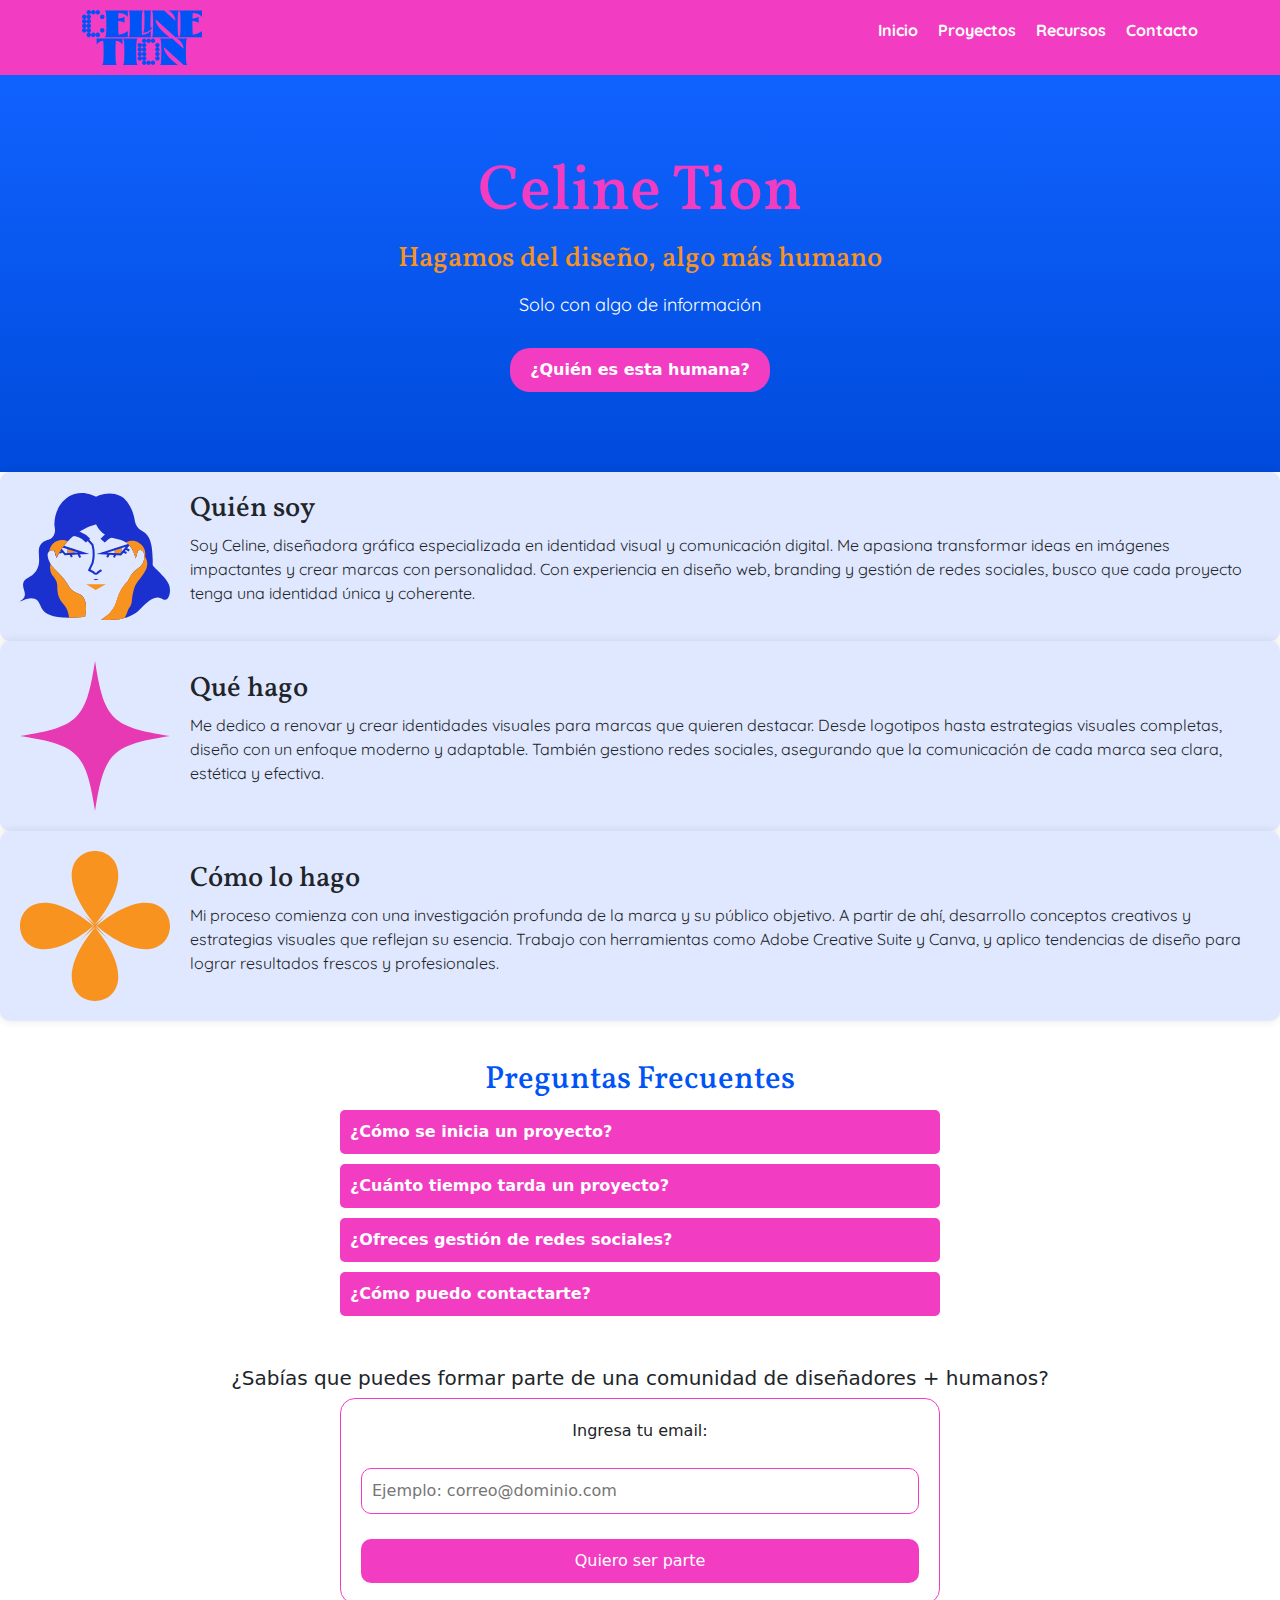
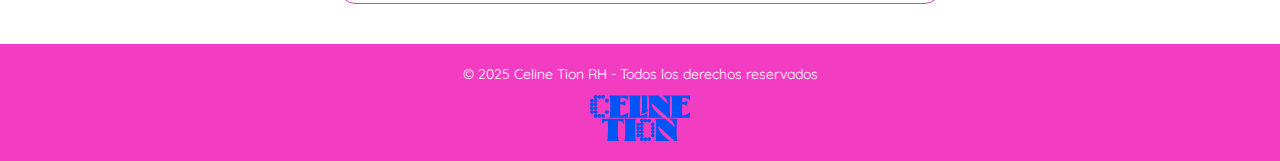
<file: index.html>
<!DOCTYPE html>
<html lang="es">
<head>
    <meta charset="UTF-8">
    <meta name="viewport" content="width=device-width, initial-scale=1.0">
    <meta name="description" content="Portafolio de Celine Tion, diseñadora gráfica especializada en identidad visual y comunicación digital.">
    <link rel="stylesheet" href="styles/style.css">
    <link rel="preconnect" href="https://fonts.googleapis.com">
<link rel="preconnect" href="https://fonts.gstatic.com" crossorigin>
<link href="https://fonts.googleapis.com/css2?family=Quicksand:wght@300..700&family=Vollkorn:ital,wght@0,400..900;1,400..900&display=swap" rel="stylesheet">

<!-- Bootstrap CSS -->
<link href="https://cdn.jsdelivr.net/npm/bootstrap@5.3.2/dist/css/bootstrap.min.css" rel="stylesheet">
<!-- Bootstrap JS (con Popper.js, necesario para algunos componentes) -->
<script src="https://cdn.jsdelivr.net/npm/bootstrap@5.3.2/dist/js/bootstrap.bundle.min.js"></script>

    <title>Inicio</title>
</head>
<body>
    <header>
        <div class="container header-container">
          <img src="./assets/logo_2.svg" alt="Isotipo Celine Tion" class="logo">
          
          <button class="hamburger" aria-label="Abrir menú" aria-expanded="false">
            <span></span>
            <span></span>
            <span></span>
          </button>
      
          <nav class="nav-menu">
            <ul class="nav-list">
              <li><a href="./index.html">Inicio</a></li>
              <li><a href="./pages/proyectos.html">Proyectos</a></li>
              <li><a href="./pages/recursos.html">Recursos</a></li>
              <li><a href="./pages/contacto.html">Contacto</a></li>
            </ul>
          </nav>
        </div>
      </header>
      

    <main>
        <section class="portada-index">
            <h1>Celine Tion</h1>
            <h2 class="subtitulo">Hagamos del diseño, algo más humano</h2>
            <p>Solo con algo de información</p>
            <button id="scroll-btn">¿Quién es esta humana?</button>
        </section>

        <section class="sobre_mi" aria-labelledby="sobre-mi">
            <h2 id="sobre-mi" class="visually-hidden">Sobre Mí</h2>
            <article class="seccion" aria-label="Quién soy">
                <img src="./assets/logo_1_1.svg" alt="Logotipo Celine Tion">
                <div class="texto">  
                    <h3 id="yo">Quién soy</h3>
                    <p>Soy Celine, diseñadora gráfica especializada en identidad visual y comunicación digital. Me apasiona transformar ideas en imágenes impactantes y crear marcas con personalidad. Con experiencia en diseño web, branding y gestión de redes sociales, busco que cada proyecto tenga una identidad única y coherente.</p>
                </div>
            </article>

            <article class="seccion" aria-label="Qué hago">
                <img src="./assets/icon_3.svg" alt="Icono estrella rosa">
                <div class="texto"> 
                    <h3>Qué hago</h3>
                    <p>Me dedico a renovar y crear identidades visuales para marcas que quieren destacar. Desde logotipos hasta estrategias visuales completas, diseño con un enfoque moderno y adaptable. También gestiono redes sociales, asegurando que la comunicación de cada marca sea clara, estética y efectiva.</p>
                </div>
            </article>

            <article class="seccion" aria-label="Cómo lo hago">
                <img src="./assets/icon_1.svg" alt="Icono flor azul">
                <div class="texto">
                    <h3>Cómo lo hago</h3>
                    <p>Mi proceso comienza con una investigación profunda de la marca y su público objetivo. A partir de ahí, desarrollo conceptos creativos y estrategias visuales que reflejan su esencia. Trabajo con herramientas como Adobe Creative Suite y Canva, y aplico tendencias de diseño para lograr resultados frescos y profesionales.</p>
                </div>
            </article>
        </section>

        <section class="faqs" aria-labelledby="faqs-heading">
            <h2 id="faqs-heading">Preguntas Frecuentes</h2>
            <div class="faq-item">
                <button class="faq-question" aria-expanded="false">¿Cómo se inicia un proyecto?</button>
                <div class="faq-answer" style="display: none;">Primero realizo una reunión para conocer las necesidades y objetivos del proyecto.</div>
            </div>
            <div class="faq-item">
                <button class="faq-question" aria-expanded="false">¿Cuánto tiempo tarda un proyecto?</button>
                <div class="faq-answer" style="display: none;">El tiempo varía según la complejidad, pero normalmente toma entre 2 y 4 semanas.</div>
            </div>
            <div class="faq-item">
                <button class="faq-question" aria-expanded="false">¿Ofreces gestión de redes sociales?</button>
                <div class="faq-answer" style="display: none;">Sí, puedo ayudarte a gestionar tus redes con una estrategia visual y de contenido coherente.</div>
            </div>
            <div class="faq-item">
                <button class="faq-question" aria-expanded="false">¿Cómo puedo contactarte?</button>
                <div class="faq-answer" style="display: none;">Puedes enviarme un correo o llenar el formulario en la página de contacto.</div>
            </div>
        </section>

        <section class="comunidad-index">
            <h5>¿Sabías que puedes formar parte de una comunidad de diseñadores + humanos?</h5>
            <form id="emailForm" action="https://formspree.io/f/xvgzjbze" method="POST">
                <label for="email">Ingresa tu email:</label>
                <input type="email" id="email" name="email" placeholder="Ejemplo: correo@dominio.com" required>
                <input type="submit" value="Quiero ser parte">
            </form>
            <p id="confirmationMessage" style="display: none; color: green; margin-top: 10px;">¡Gracias por suscribirte! Revisa tu correo.</p>
        </section>
    </main>

    <footer>
        <p>&copy; 2025 Celine Tion RH - Todos los derechos reservados</p>
        <img src="./assets/logo_2.svg" alt="Isotipo Celine Tion" class="logo">
    </footer>

    <script>
        // Desplazamiento suave al hacer clic en el botón
        document.getElementById("scroll-btn").addEventListener("click", function() {
            document.getElementById("yo").scrollIntoView({ behavior: "smooth" });
        });

        // Funcionalidad de las preguntas frecuentes (FAQs)
        document.querySelectorAll(".faq-question").forEach(button => {
            button.addEventListener("click", () => {
                const answer = button.nextElementSibling;
                const isExpanded = button.getAttribute("aria-expanded") === "true";
                button.setAttribute("aria-expanded", !isExpanded);
                answer.style.display = isExpanded ? "none" : "block";
            });
        });
    </script>


<script>
    const hamburger = document.querySelector('.hamburger');
    const navList = document.querySelector('.nav-list');
  
    hamburger.addEventListener('click', () => {
      const expanded = hamburger.getAttribute('aria-expanded') === 'true';
      hamburger.setAttribute('aria-expanded', !expanded);
      navList.classList.toggle('active');
    });
  </script>
  
</body>
</html>
</file>
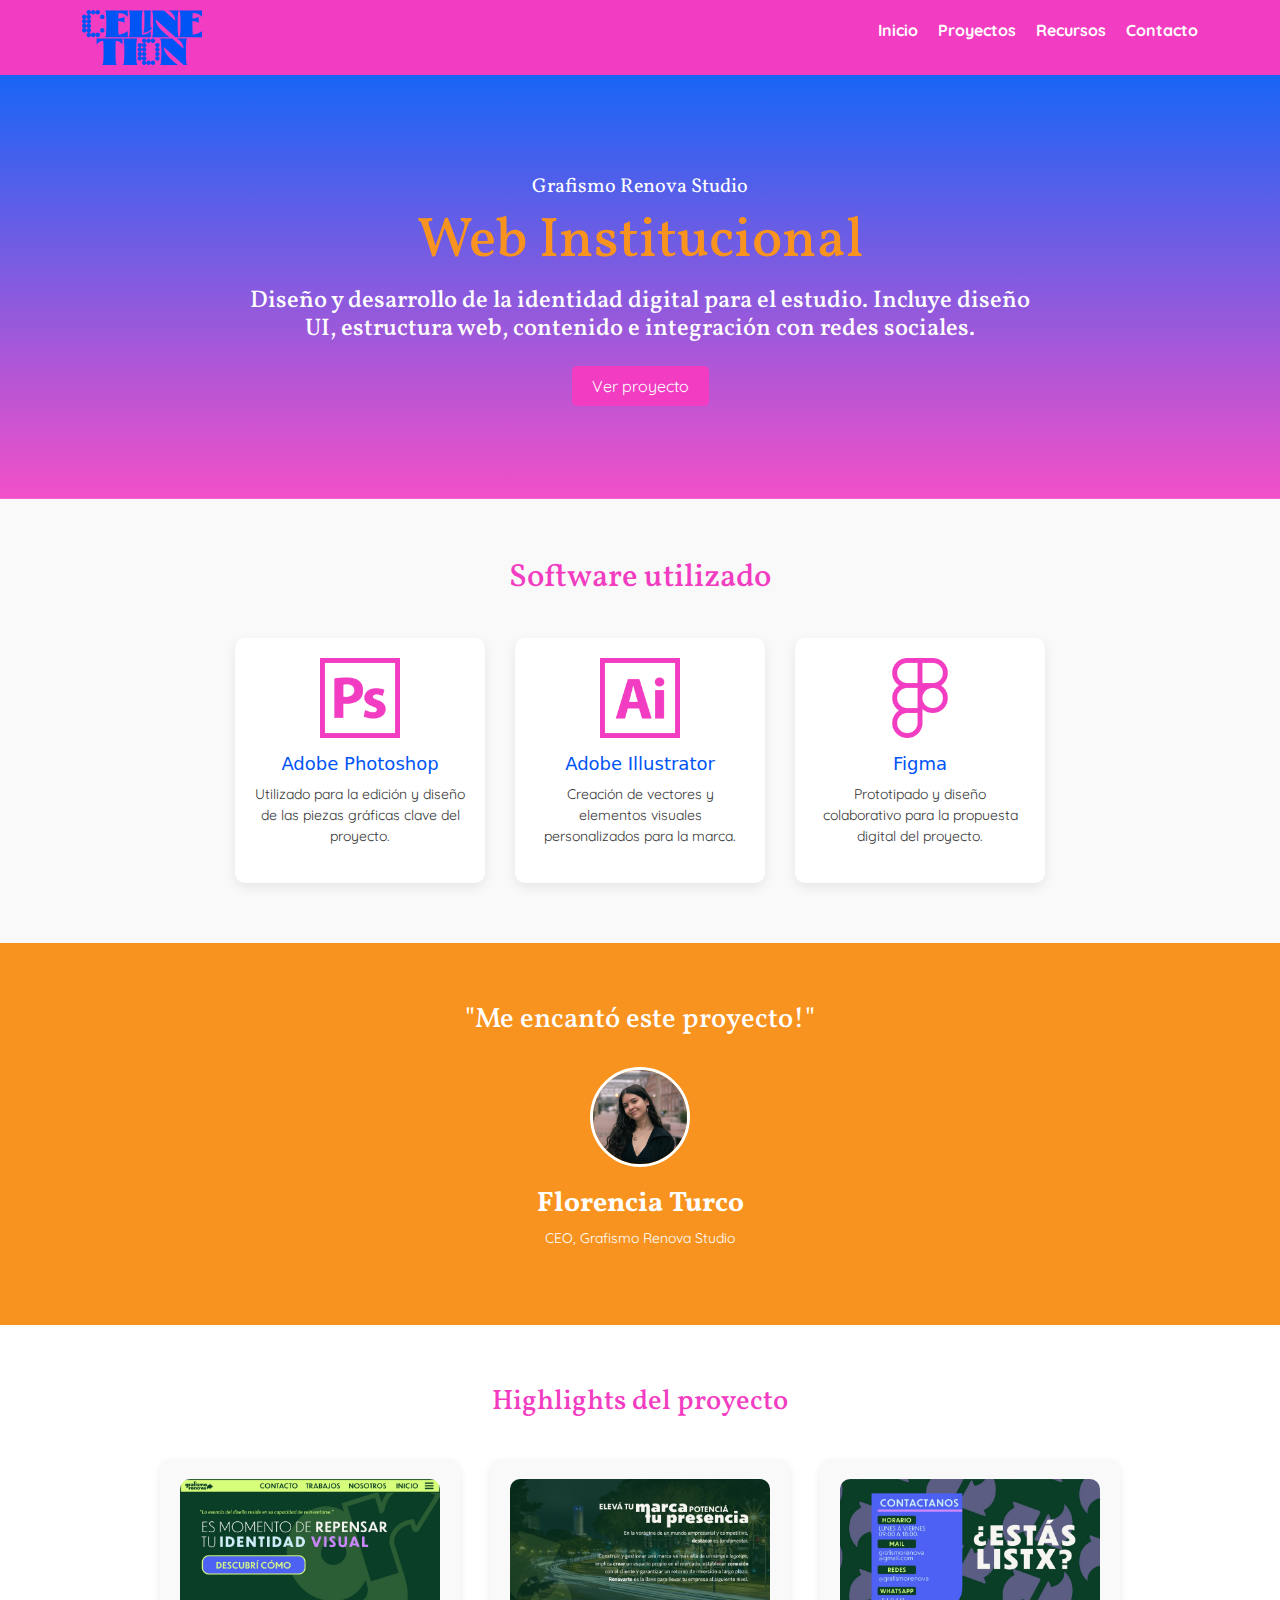
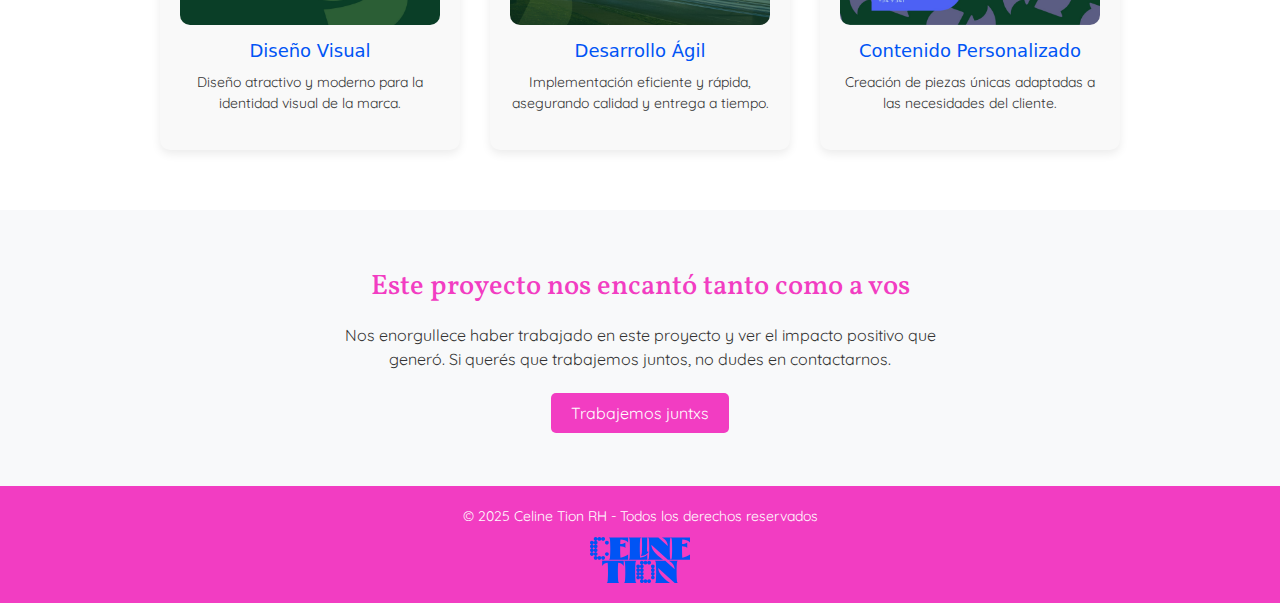
<file: pages/proyecto1.html>
<!DOCTYPE html>
<html lang="es">
<head>
    <meta charset="UTF-8">
    <meta name="viewport" content="width=device-width, initial-scale=1.0">
    <meta name="description" content="Detalles del Proyecto 1 realizado por Celine Tion. Descubre las herramientas, highlights y testimonios de este proyecto destacado.">
    <link rel="stylesheet" href="../styles/style.css">
    <link rel="preconnect" href="https://fonts.googleapis.com">
    <link rel="preconnect" href="https://fonts.gstatic.com" crossorigin>
    <link href="https://fonts.googleapis.com/css2?family=Quicksand:wght@300..700&family=Vollkorn:ital,wght@0,400..900;1,400..900&display=swap" rel="stylesheet">

    <!-- Bootstrap CSS -->
    <link href="https://cdn.jsdelivr.net/npm/bootstrap@5.3.2/dist/css/bootstrap.min.css" rel="stylesheet">
    <!-- Bootstrap JS -->
    <script src="https://cdn.jsdelivr.net/npm/bootstrap@5.3.2/dist/js/bootstrap.bundle.min.js"></script>

    <title>Proyecto 1 | Celine Tion</title>
</head>
<body>

    <header>
        <div class="container header-container">
          <img src="../assets/logo_2.svg" alt="Isotipo Celine Tion" class="logo">
          
          <button class="hamburger" aria-label="Abrir menú" aria-expanded="false">
            <span></span>
            <span></span>
            <span></span>
          </button>
      
          <nav class="nav-menu">
            <ul class="nav-list">
                <li><a href="../index.html">Inicio</a></li>
                <li><a href="./proyectos.html">Proyectos</a></li>
                <li><a href="./recursos.html">Recursos</a></li>
                <li><a href="./contacto.html">Contacto</a></li>
            </ul>
          </nav>
        </div>
      </header>
      

    <main>
    <!-- HERO DEL PROYECTO -->
    <section class="proyecto-hero">
    <div class="proyecto-hero-content">
        <h3>Grafismo Renova Studio</h3>
        <h1>Web Institucional</h1>
        <h2>Diseño y desarrollo de la identidad digital para el estudio. Incluye diseño UI, estructura web, contenido e integración con redes sociales.</h2>
        <a href="#galeria_p1" class="boton-personalizado">Ver proyecto</a>
    </div>
    </section>

        <!-- SOFTWARE UTILIZADO -->
        <section class="proyecto-software">
            <h2>Software utilizado</h2>
            <div class="proyecto-herramientas">
                <article>
                    <img src="../assets/adobe-photoshop.png" alt="Adobe Photoshop">
                    <h4>Adobe Photoshop</h4>
                    <p>Utilizado para la edición y diseño de las piezas gráficas clave del proyecto.</p>
                </article>
                <article>
                    <img src="../assets/adobe-illustrator.png" alt="Adobe Illustrator">
                    <h4>Adobe Illustrator</h4>
                    <p>Creación de vectores y elementos visuales personalizados para la marca.</p>
                </article>
                <article>
                    <img src="../assets/figma.png" alt="Figma">
                    <h4>Figma</h4>
                    <p>Prototipado y diseño colaborativo para la propuesta digital del proyecto.</p>
                </article>
            </div>
        </section>

        <!-- TESTIMONIO DEL CLIENTE -->
        <section class="proyecto-testimonio">
            <h2>"Me encantó este proyecto!"</h2>
            <figure>
                <img src="../assets/testimonio1.png" alt="Foto del cliente">
                <figcaption>
                    <h3>Florencia Turco</h3>
                    <p>CEO, Grafismo Renova Studio</p>
                </figcaption>
            </figure>
        </section>

        <!-- HIGHLIGHTS DEL PROYECTO -->
        <section class="proyecto-highlights" id="galeria_p1">
            <h2>Highlights del proyecto</h2>
            <div class="proyecto-highlights-grid">
                <article>
                    <img src="../assets/portada_proyecto1.jpg" alt="Diseño Visual" class="proyecto-highlight-img">
                    <h4>Diseño Visual</h4>
                    <p>Diseño atractivo y moderno para la identidad visual de la marca.</p>
                </article>
                <article>
                    <img src="../assets/WEB2.jpeg" alt="Desarrollo Ágil" class="proyecto-highlight-img">
                    <h4>Desarrollo Ágil</h4>
                    <p>Implementación eficiente y rápida, asegurando calidad y entrega a tiempo.</p>
                </article>
                <article>
                    <img src="../assets/WEB3.jpeg" alt="Contenido Personalizado" class="proyecto-highlight-img">
                    <h4>Contenido Personalizado</h4>
                    <p>Creación de piezas únicas adaptadas a las necesidades del cliente.</p>
                </article>
            </div>
        </section>

        <!-- CONCLUSIÓN -->
        <section class="proyecto-conclusion">
            <h2>Este proyecto nos encantó tanto como a vos</h2>
            <p>Nos enorgullece haber trabajado en este proyecto y ver el impacto positivo que generó. Si querés que trabajemos juntos, no dudes en contactarnos.</p>
            <div class="proyecto-boton-final">
                <a href="../pages/contacto.html" class="boton-personalizado">Trabajemos juntxs</a>
            </div>
        </section>
    </main>

    <footer>
        <p>&copy; 2025 Celine Tion RH - Todos los derechos reservados</p>
        <img src="../assets/logo_2.svg" alt="Isotipo Celine Tion" width="100px">
    </footer>


    <script>
        const hamburger = document.querySelector('.hamburger');
        const navList = document.querySelector('.nav-list');
      
        hamburger.addEventListener('click', () => {
          const expanded = hamburger.getAttribute('aria-expanded') === 'true';
          hamburger.setAttribute('aria-expanded', !expanded);
          navList.classList.toggle('active');
        });
      </script>
      
</body>
</html>
</file>
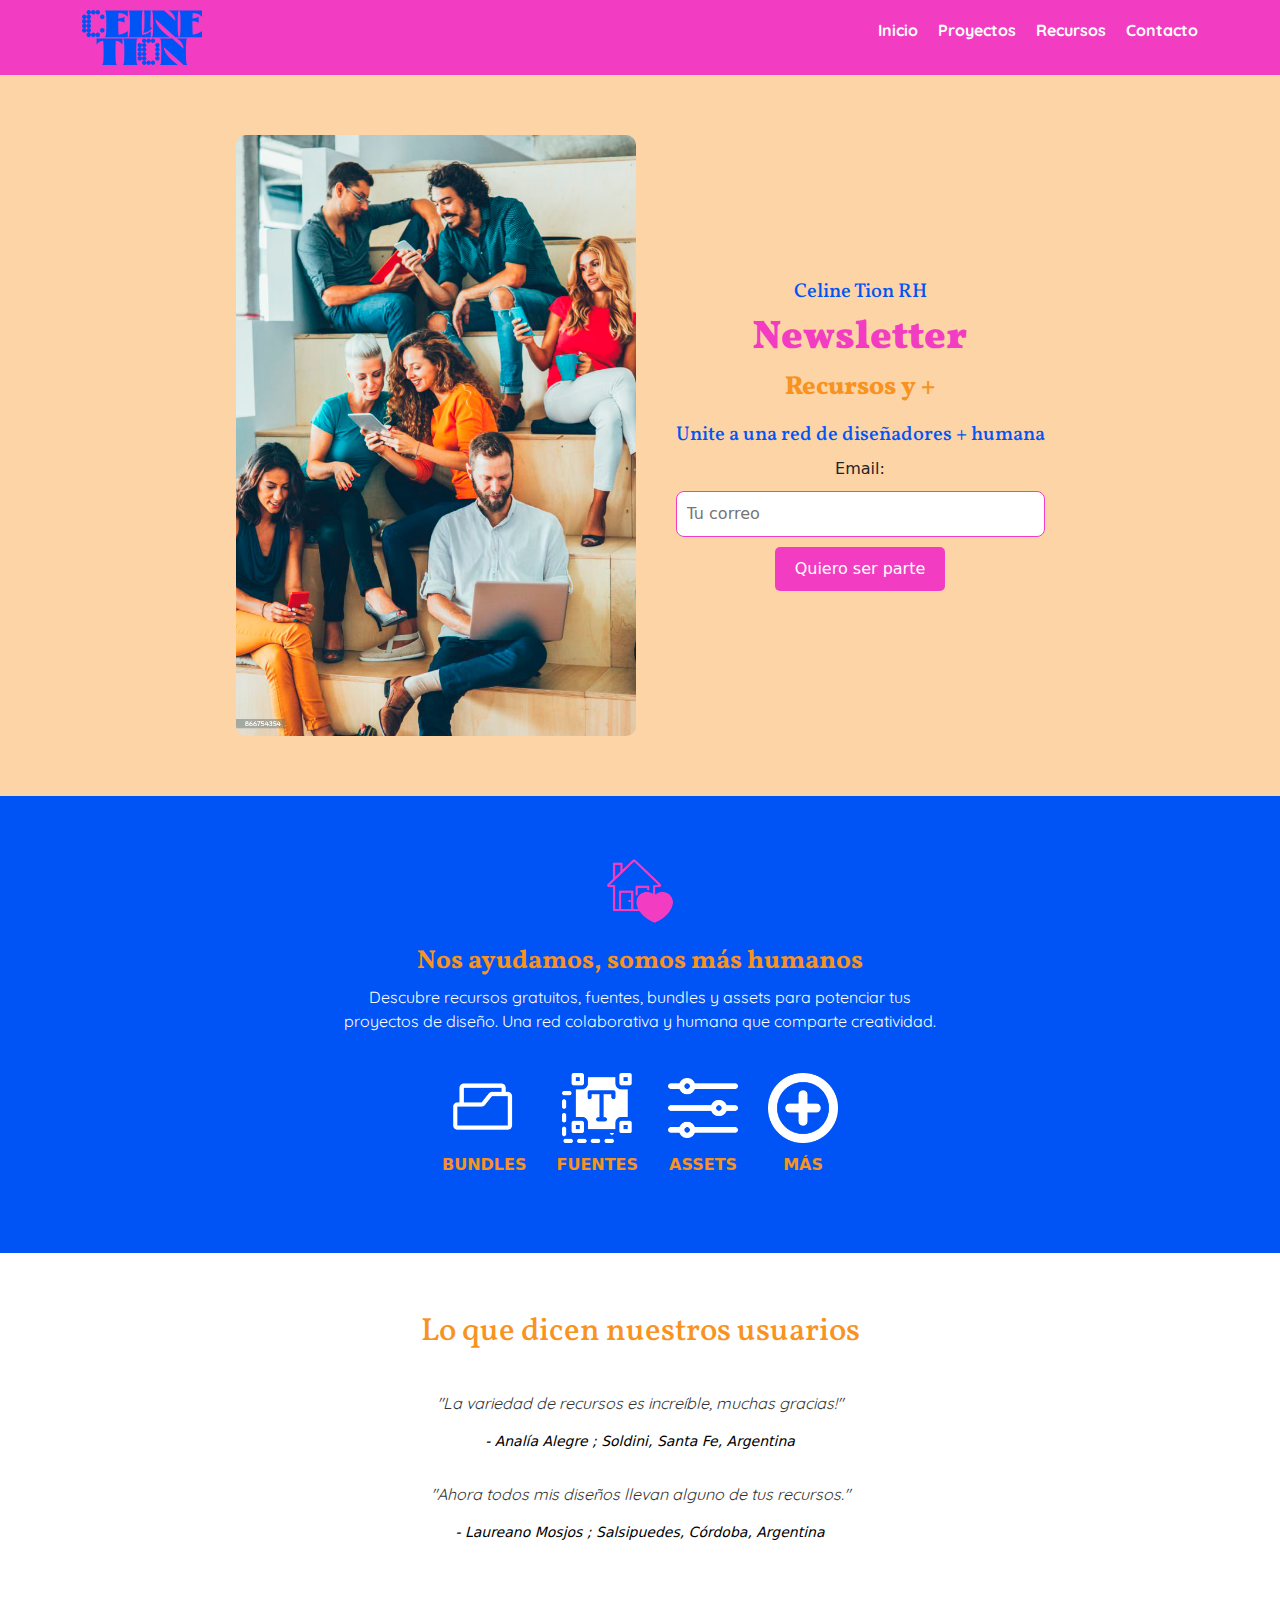
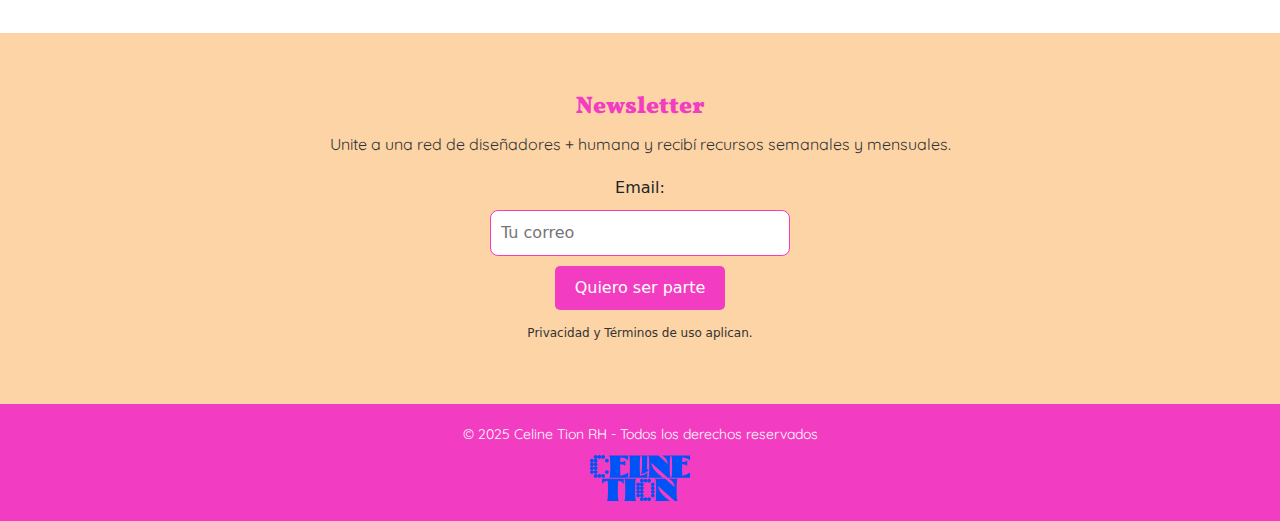
<file: pages/recursos.html>
<!DOCTYPE html>
<html lang="es">
<head>
    <meta charset="UTF-8">
    <meta name="viewport" content="width=device-width, initial-scale=1.0">
    <meta name="description" content="Recursos gratuitos y útiles para diseñadores. Suscribite a la newsletter de Celine Tion para acceder a bundles, fuentes y assets únicos.">
    <link rel="stylesheet" href="../styles/style.css">
    <link rel="preconnect" href="https://fonts.googleapis.com">
<link rel="preconnect" href="https://fonts.gstatic.com" crossorigin>
<link href="https://fonts.googleapis.com/css2?family=Quicksand:wght@300..700&family=Vollkorn:ital,wght@0,400..900;1,400..900&display=swap" rel="stylesheet">

<!-- Bootstrap CSS -->
<link href="https://cdn.jsdelivr.net/npm/bootstrap@5.3.2/dist/css/bootstrap.min.css" rel="stylesheet">
<!-- Bootstrap JS (con Popper.js, necesario para algunos componentes) -->
<script src="https://cdn.jsdelivr.net/npm/bootstrap@5.3.2/dist/js/bootstrap.bundle.min.js"></script>

    <title>Recursos | Celine Tion</title>
</head>
<body>

    <header>
        <div class="container header-container">
          <img src="../assets/logo_2.svg" alt="Isotipo Celine Tion" class="logo">
          
          <button class="hamburger" aria-label="Abrir menú" aria-expanded="false">
            <span></span>
            <span></span>
            <span></span>
          </button>
      
          <nav class="nav-menu">
            <ul class="nav-list">
                <li><a href="../index.html">Inicio</a></li>
                <li><a href="./proyectos.html">Proyectos</a></li>
                <li><a href="./recursos.html">Recursos</a></li>
                <li><a href="./contacto.html">Contacto</a></li>
            </ul>
          </nav>
        </div>
      </header>
      

    <main>
        <!-- Sección de la Newsletter -->
        <section class="newsletter">
            <div class="newsletter-contenido">
                <img src="../assets/digital_community.png" alt="Ilustración de comunidad digital" class="newsletter-img">
                <div class="newsletter-texto">
                    <h3>Celine Tion RH</h3>
                    <h1>Newsletter</h1>
                    <h2 class="subtitulo">Recursos y +</h2>
                    <h3>Unite a una red de diseñadores + humana</h3>

                    <form action="https://formspree.io/f/xvgzjbze" method="POST" class="form-newsletter">
                        <label for="email">Email:</label>
                        <input type="email" id="email" name="email" placeholder="Tu correo" required>
                        <input type="submit" value="Quiero ser parte">
                    </form>
                </div>
            </div>
        </section>

        <!-- Sección de Recursos -->
        <section class="recursos">
            <article class="recursos-info">
                <img src="../assets/home_community.png" alt="Ícono de comunidad" class="home_community_icon">
                <h2>Nos ayudamos, somos más humanos</h2>
                <p>Descubre recursos gratuitos, fuentes, bundles y assets para potenciar tus proyectos de diseño. Una red colaborativa y humana que comparte creatividad.</p>
            </article>

            <div class="categorias-recursos">
                <figure>
                    <img src="../assets/folder_icon.png" alt="Icono de Bundles" class="recursos_icon">
                    <figcaption>BUNDLES</figcaption>
                </figure>
                <figure>
                    <img src="../assets/fonts2.png" alt="Icono de Fuentes" class="recursos_icon">
                    <figcaption>FUENTES</figcaption>
                </figure>
                <figure>
                    <img src="../assets/assets.png" alt="Icono de Assets" class="recursos_icon">
                    <figcaption>ASSETS</figcaption>
                </figure>
                <figure>
                    <img src="../assets/boton-circular-plus.png" alt="Más recursos" class="recursos_icon">
                    <figcaption>MÁS</figcaption>
                </figure>
            </div>
        </section>

        <!-- Testimonios -->
        <section class="testimonios">
            <h2>Lo que dicen nuestros usuarios</h2>
            <div class="testimonio">
                <blockquote>
                    <p>"La variedad de recursos es increíble, muchas gracias!"</p>
                    <cite>- Analía Alegre ; Soldini, Santa Fe, Argentina</cite>
                </blockquote>
            </div>
            <div class="testimonio">
                <blockquote>
                    <p>"Ahora todos mis diseños llevan alguno de tus recursos."</p>
                    <cite>- Laureano Mosjos ; Salsipuedes, Córdoba, Argentina</cite>
                </blockquote>
            </div>
        </section>

        <!-- Sección final de suscripción -->
        <section class="newsletter-final">
            <h2>Newsletter</h2>
            <p>Unite a una red de diseñadores + humana y recibí recursos semanales y mensuales.</p>
            <form action="https://formspree.io/f/xvgzjbze" method="POST" class="formulario-newsletter">
                <label for="footer-email">Email:</label>
                <input type="email" id="footer-email" name="email" placeholder="Tu correo" required>
                <input type="submit" value="Quiero ser parte">
            </form>
            <small>Privacidad y Términos de uso aplican.</small>
        </section>
    </main>

    <footer>
        <p>&copy; 2025 Celine Tion RH - Todos los derechos reservados</p>
        <img src="../assets/logo_2.svg" alt="Isotipo Celine Tion" class="logo">
    </footer>


    <script>
        const hamburger = document.querySelector('.hamburger');
        const navList = document.querySelector('.nav-list');
      
        hamburger.addEventListener('click', () => {
          const expanded = hamburger.getAttribute('aria-expanded') === 'true';
          hamburger.setAttribute('aria-expanded', !expanded);
          navList.classList.toggle('active');
        });
      </script>
      
</body>
</html>
</file>
<file: styles/style.css>
.boton-personalizado {
  padding: 10px 20px;
  border: none;
  border-radius: 5px;
  background-color: #F23DC2;
  color: white;
  text-decoration: none;
  cursor: pointer;
  transition: background-color 0.3s ease;
}
.boton-personalizado:hover {
  background-color: #F8931F;
}

button, input[type=submit] {
  padding: 10px 20px;
  border: none;
  border-radius: 5px;
  background-color: #F23DC2;
  color: white;
  text-decoration: none;
  cursor: pointer;
  transition: background-color 0.3s ease;
}
button:hover, input[type=submit]:hover {
  background-color: #F8931F;
}

.boton-personalizado {
  padding: 10px 20px;
  border: none;
  border-radius: 5px;
  background-color: #F23DC2;
  color: white;
  text-decoration: none;
  cursor: pointer;
  transition: background-color 0.3s ease;
}
.boton-personalizado:hover {
  background-color: #F8931F;
}

button, input[type=submit] {
  padding: 10px 20px;
  border: none;
  border-radius: 5px;
  background-color: #F23DC2;
  color: white;
  text-decoration: none;
  cursor: pointer;
  transition: background-color 0.3s ease;
}
button:hover, input[type=submit]:hover {
  background-color: #F8931F;
}

html {
  scroll-behavior: smooth;
}

* {
  margin: 0;
  padding: 0;
  box-sizing: border-box;
}

body {
  font-family: "Quicksand", sans-serif;
  font-size: 16px;
  line-height: 1.6;
  font-weight: 400;
}

h1 {
  font-family: "Vollkorn", serif;
  font-size: 48px;
  font-weight: 700;
}

h2 {
  font-family: "Vollkorn", serif;
  font-size: 36px;
  font-weight: 700;
}

h3 {
  font-family: "Vollkorn", serif;
  font-size: 28px;
  font-weight: 600;
}

p, li, a {
  font-family: "Quicksand", sans-serif;
  font-size: 16px;
  font-weight: 400;
}

.card {
  background-color: white;
  border-radius: 20px;
  box-shadow: 0 4px 12px rgba(0, 0, 0, 0.1);
  padding: 20px;
  transition: transform 0.3s ease;
  text-align: center;
}
.card:hover {
  transform: translateY(-5px);
}
.card img {
  width: 100%;
  border-radius: 10px;
  -o-object-fit: cover;
     object-fit: cover;
}
.card .card-title {
  font-family: "Vollkorn", serif;
  font-size: 20px;
  color: #F8931F;
  margin-top: 15px;
}
.card .card-text {
  font-size: 15px;
  color: #333;
  margin-top: 5px;
}
.card .card-btn {
  padding: 10px 20px;
  border: none;
  border-radius: 5px;
  background-color: #F23DC2;
  color: white;
  text-decoration: none;
  cursor: pointer;
  transition: background-color 0.3s ease;
  margin-top: 15px;
  display: inline-block;
  text-decoration: none;
}
.card .card-btn:hover {
  background-color: #F8931F;
}

@keyframes entrada-blur {
  0% {
    filter: blur(10px);
    opacity: 0;
  }
  100% {
    filter: blur(0);
    opacity: 1;
  }
}
body {
  animation: entrada-blur 1s ease forwards;
}

@keyframes slideInUp {
  from {
    opacity: 0;
    transform: translateY(50px);
  }
  to {
    opacity: 1;
    transform: translateY(0);
  }
}
.card {
  opacity: 0;
  transform: translateY(50px);
  transition: all 0.6s ease-in-out;
}
.card.visible {
  opacity: 1;
  transform: translateY(0);
  animation: slideInUp 0.8s ease forwards;
}

header {
  background-color: #F23DC2;
  padding: 10px 20px;
  color: white;
}
header .container {
  display: flex;
  justify-content: space-between;
  align-items: center;
  position: relative;
}
header .logo {
  max-width: 120px;
  height: auto;
}
header .nav {
  display: flex;
  gap: 20px;
}
header .nav .nav-link {
  text-decoration: none;
  font-weight: bold;
  color: white !important;
  transition: color 0.3s ease;
}
header .nav .nav-link:hover {
  color: #F8931F !important;
}

.hamburger {
  display: none;
  flex-direction: column;
  cursor: pointer;
  z-index: 20;
}
.hamburger span {
  height: 3px;
  width: 25px;
  background-color: white;
  margin: 4px 0;
  border-radius: 2px;
}

@media (max-width: 768px) {
  .hamburger {
    display: flex;
    margin-left: auto;
  }
  .nav {
    display: none !important;
  }
  .nav-list {
    position: absolute;
    top: 100%;
    right: 10px;
    background-color: #F23DC2;
    padding: 15px 20px;
    border-radius: 10px;
    box-shadow: 0 5px 15px rgba(0, 0, 0, 0.2);
    display: none;
    flex-direction: column;
    align-items: center;
    z-index: 15;
  }
  .nav-list.active {
    display: flex;
  }
  .nav-list ul {
    list-style: none;
    padding: 0;
    margin: 0;
  }
  .nav-list ul li {
    margin: 10px 0;
  }
  .nav-list ul li a {
    text-decoration: none !important;
    font-weight: bold;
    color: white !important;
    transition: color 0.3s ease;
  }
  .nav-list ul li a:hover {
    color: #F8931F !important;
  }
}
.nav-list {
  list-style: none;
  padding-left: 0;
  display: flex;
  gap: 20px;
  align-items: center;
}
.nav-list li a {
  text-decoration: none;
  color: white;
  font-weight: bold;
  font-family: "Quicksand", sans-serif;
}
.nav-list li a:hover {
  color: #F8931F;
}

@media (max-width: 768px) {
  .nav-list {
    flex-direction: column;
    align-items: flex-end;
    background-color: #F23DC2;
    padding: 1rem;
    position: absolute;
    top: 100%;
    right: 0;
    width: auto;
    border-radius: 0 0 0 10px;
    display: none;
    box-shadow: -2px 2px 10px rgba(0, 0, 0, 0.15);
  }
  .nav-list.active {
    display: flex;
  }
  .nav-list li {
    margin: 10px 0;
  }
}
footer {
  background-color: #F23DC2;
  color: white;
  padding: 20px;
  text-align: center;
  display: flex;
  flex-direction: column;
  align-items: center;
  justify-content: center;
}
footer p {
  margin: 0 0 10px 0;
  font-size: 14px;
}
footer .logo {
  max-width: 100px;
  height: auto;
}

input[type=text],
input[type=email],
textarea {
  width: 100%;
  padding: 10px;
  margin: 10px 0;
  border: 1px solid #F8931F;
  border-radius: 5px;
  font-size: 16px;
}

.portada-index {
  text-align: center;
  padding: 80px 20px;
  background: linear-gradient(to bottom, #1062ff, #004bdc);
  color: white;
}
.portada-index h1 {
  font-size: 64px;
  color: #F23DC2;
  margin-bottom: 10px;
}
.portada-index .subtitulo {
  font-size: 28px;
  color: #F8931F;
  margin-bottom: 15px;
}
.portada-index p {
  font-size: 18px;
  color: white;
  margin-bottom: 30px;
}
.portada-index button {
  padding: 10px 20px;
  border: none;
  border-radius: 5px;
  background-color: #F23DC2;
  color: white;
  text-decoration: none;
  cursor: pointer;
  transition: background-color 0.3s ease;
  border-radius: 20px;
  font-weight: bold;
}
.portada-index button:hover {
  background-color: #F8931F;
}

.seccion {
  display: flex;
  align-items: center;
  gap: 20px;
  padding: 20px;
  background-color: #E0E8FF;
  border-radius: 10px;
  box-shadow: 0 0 10px rgba(0, 0, 0, 0.1);
  text-align: left;
}
.seccion img {
  max-width: 150px;
  height: auto;
  -o-object-fit: contain;
     object-fit: contain;
}

.faqs {
  text-align: center;
  margin-top: 40px;
  color: #0054F5;
}
.faqs .faq-item {
  width: 100%;
  max-width: 600px;
  margin: 10px auto;
  display: flex;
  flex-direction: column;
}
.faqs .faq-question {
  width: 100%;
  padding: 10px;
  background-color: #F23DC2;
  color: white;
  font-size: 16px;
  font-weight: bold;
  text-align: left;
  border: none;
  border-radius: 5px;
  transition: background-color 0.3s ease;
}
.faqs .faq-question:hover {
  background-color: #ec10b2;
}
.faqs .faq-answer {
  display: none;
  background-color: white;
  padding: 15px;
  border-radius: 5px;
  width: 100%;
  text-align: left;
}

.comunidad-index {
  background-color: white;
  padding: 40px 20px;
  text-align: center;
}
.comunidad-index form {
  max-width: 600px;
  margin: 0 auto;
  display: flex;
  flex-direction: column;
  gap: 15px;
  padding: 20px;
  border: 1px solid #F23DC2;
  border-radius: 15px;
  background-color: white;
}
.comunidad-index form input[type=email] {
  padding: 10px;
  font-size: 16px;
  border-radius: 10px;
  border: 1px solid #F23DC2;
}
.comunidad-index form input[type=submit] {
  padding: 10px 20px;
  border: none;
  border-radius: 5px;
  background-color: #F23DC2;
  color: white;
  text-decoration: none;
  cursor: pointer;
  transition: background-color 0.3s ease;
  border-radius: 10px;
}
.comunidad-index form input[type=submit]:hover {
  background-color: #F8931F;
}

.contacto-portada {
  text-align: center;
  padding: 60px 20px;
  background-color: #0054F5;
  color: white;
}
.contacto-portada h1 {
  font-size: 48px;
  font-family: "Vollkorn", serif;
  color: #F23DC2;
  margin-bottom: 10px;
}
.contacto-portada .subtitulo {
  font-size: 20px;
  font-weight: normal;
  color: white;
  margin-bottom: 40px;
}
.contacto-portada .contacto-formulario {
  max-width: 600px;
  margin: 0 auto;
  padding: 30px;
  background-color: white;
  border-radius: 15px;
  box-shadow: 0px 5px 15px rgba(0, 0, 0, 0.1);
}
.contacto-portada .contacto-formulario .contacto-imagen {
  margin-bottom: 20px;
}
.contacto-portada .contacto-formulario .contacto-imagen img {
  width: 100%;
  max-width: 400px;
  height: auto;
  border-radius: 10px;
  display: block;
  margin: 0 auto;
}
.contacto-portada .contacto-formulario h2 {
  font-size: 24px;
  color: #F23DC2;
  margin-bottom: 20px;
}
.contacto-portada .contacto-formulario form .form-label {
  font-weight: bold;
}
.contacto-portada .contacto-formulario form .form-control {
  margin-bottom: 15px;
}
.contacto-portada .contacto-formulario form .boton-personalizado {
  padding: 10px 20px;
  border: none;
  border-radius: 5px;
  background-color: #F23DC2;
  color: white;
  text-decoration: none;
  cursor: pointer;
  transition: background-color 0.3s ease;
  margin-top: 10px;
}
.contacto-portada .contacto-formulario form .boton-personalizado:hover {
  background-color: #F8931F;
}
.contacto-portada .contacto-formulario p {
  margin-top: 20px;
  color: #333;
}

.contacto-servicios {
  padding: 60px 20px;
  background-color: #f9f9f9;
  text-align: center;
}
.contacto-servicios h2 {
  font-size: 28px;
  color: #F23DC2;
  margin-bottom: 40px;
}
.contacto-servicios .contacto-servicios-grid {
  display: flex;
  flex-wrap: wrap;
  justify-content: center;
  gap: 30px;
}
.contacto-servicios .contacto-servicios-grid article {
  max-width: 250px;
  background-color: white;
  padding: 20px;
  border-radius: 10px;
  box-shadow: 0 2px 10px rgba(0, 0, 0, 0.05);
  text-align: center;
}
.contacto-servicios .contacto-servicios-grid article img {
  width: 100%;
  height: auto;
  border-radius: 10px;
  margin-bottom: 10px;
}
.contacto-servicios .contacto-servicios-grid article h3 {
  color: #F8931F;
  margin-bottom: 10px;
}
.contacto-servicios .contacto-servicios-grid article p {
  font-size: 14px;
  color: #333;
}

.contacto-video-testimonios {
  text-align: center;
  background-color: #f1f1f1;
  padding: 60px 20px;
}
.contacto-video-testimonios h2 {
  color: #F23DC2;
  font-size: 26px;
  margin-bottom: 20px;
}
.contacto-video-testimonios video {
  max-width: 640px;
  width: 100%;
  border-radius: 10px;
}

.contacto-ventajas {
  padding: 60px 20px;
  text-align: center;
  background-color: white;
}
.contacto-ventajas h2 {
  color: #F8931F;
  margin-bottom: 30px;
}
.contacto-ventajas ul {
  list-style: none;
  padding: 0;
  max-width: 700px;
  margin: 0 auto;
  text-align: left;
}
.contacto-ventajas ul li {
  position: relative;
  padding-left: 40px;
  margin-bottom: 20px;
  font-size: 16px;
}
.contacto-ventajas ul li img {
  position: absolute;
  left: 0;
  top: 0;
  width: 24px;
  height: 24px;
  -o-object-fit: contain;
     object-fit: contain;
}

.contacto-informacion {
  padding: 40px 20px;
  text-align: center;
  background-color: #f5f5f5;
}
.contacto-informacion h2 {
  color: #F23DC2;
  margin-bottom: 20px;
}
.contacto-informacion ul {
  list-style: none;
  padding: 0;
}
.contacto-informacion ul li {
  margin-bottom: 10px;
  color: #333;
}
.contacto-informacion ul li img {
  width: 20px;
  height: 20px;
  vertical-align: middle;
  margin-right: 10px;
}
.contacto-informacion ul .contacto-link {
  padding: 10px 20px;
  border: none;
  border-radius: 5px;
  background-color: #F8931F;
  color: white;
  text-decoration: none;
  cursor: pointer;
  transition: background-color 0.3s ease;
  display: inline-block;
  margin-top: 15px;
}
.contacto-informacion ul .contacto-link:hover {
  background-color: #dd7907;
}

.proyectos-hero {
  text-align: center;
  padding: 100px 20px;
  background: linear-gradient(to bottom, #F23DC2, #0054F5);
  color: white;
}
.proyectos-hero h1 {
  font-size: 64px;
  color: #F8931F;
  margin-bottom: 10px;
  font-family: "Vollkorn", serif;
}
.proyectos-hero .proyectos-subtitulo {
  font-size: 20px;
  color: white;
  margin-bottom: 30px;
  font-family: "Quicksand", sans-serif;
}
.proyectos-hero .proyectos-boton {
  padding: 10px 20px;
  border: none;
  border-radius: 5px;
  background-color: #F23DC2;
  color: white;
  text-decoration: none;
  cursor: pointer;
  transition: background-color 0.3s ease;
  margin-top: 10px;
}
.proyectos-hero .proyectos-boton:hover {
  background-color: #F8931F;
}

.proyectos-video-destacado {
  background-color: #f9f9f9;
  text-align: center;
  padding: 60px 20px;
}
.proyectos-video-destacado h2 {
  font-size: 32px;
  color: #F8931F;
  margin-bottom: 20px;
  font-family: "Vollkorn", serif;
}
.proyectos-video-destacado video {
  max-width: 700px;
  width: 100%;
  border-radius: 10px;
  box-shadow: 0 5px 20px rgba(0, 0, 0, 0.2);
}

.galeria-proyectos {
  background-color: #ffffff;
  padding: 80px 20px;
}
.galeria-proyectos h2 {
  font-size: 32px;
  text-align: center;
  color: #F23DC2;
  margin-bottom: 40px;
  font-family: "Vollkorn", serif;
}
.galeria-proyectos .card {
  border: none;
  box-shadow: 0 5px 15px rgba(0, 0, 0, 0.05);
  transition: transform 0.3s ease;
}
.galeria-proyectos .card:hover {
  transform: translateY(-5px);
}
.galeria-proyectos .card .card-title {
  color: #0054F5;
  font-weight: bold;
}
.galeria-proyectos .card .card-text {
  font-size: 14px;
  color: #333;
}
.galeria-proyectos .card .btn {
  padding: 10px 20px;
  border: none;
  border-radius: 5px;
  background-color: #F8931F;
  color: white;
  text-decoration: none;
  cursor: pointer;
  transition: background-color 0.3s ease;
}
.galeria-proyectos .card .btn:hover {
  background-color: white;
}

.proyectos-testimonios {
  background-color: #F8931F;
  padding: 80px 20px;
  text-align: center;
}
.proyectos-testimonios h2 {
  font-size: 32px;
  color: white;
  margin-bottom: 40px;
  font-family: "Vollkorn", serif;
}
.proyectos-testimonios .card {
  border: none;
  padding: 20px;
  text-align: center;
  border-radius: 12px;
  box-shadow: 0 5px 15px rgba(0, 0, 0, 0.08);
}
.proyectos-testimonios .card .card-title {
  font-style: italic;
  color: #0054F5;
  font-weight: 600;
  font-size: 16px;
}
.proyectos-testimonios .card .card-text {
  font-size: 15px;
  color: #333;
}
.proyectos-testimonios .testimonio-img {
  width: 100px;
  height: 100px;
  -o-object-fit: cover;
     object-fit: cover;
  border-radius: 50%;
  margin-top: 20px;
  margin-bottom: 15px;
}
.proyectos-testimonios .proyectos-boton {
  padding: 10px 20px;
  border: none;
  border-radius: 5px;
  background-color: #F23DC2;
  color: white;
  text-decoration: none;
  cursor: pointer;
  transition: background-color 0.3s ease;
  margin-top: 30px;
  text-decoration: none;
  display: inline-block;
}
.proyectos-testimonios .proyectos-boton:hover {
  background-color: #F8931F;
}

.proyectos-diseno-humano {
  background-color: #f4f4f4;
  padding: 80px 20px;
  text-align: center;
}
.proyectos-diseno-humano h2 {
  color: #F8931F;
  font-size: 28px;
  margin-bottom: 30px;
  font-family: "Vollkorn", serif;
}
.proyectos-diseno-humano .contenido {
  display: flex;
  flex-wrap: wrap;
  justify-content: center;
  gap: 30px;
}
.proyectos-diseno-humano .contenido p {
  max-width: 300px;
  font-size: 16px;
  text-align: justify;
  color: #333;
}

.newsletter {
  padding: 60px 20px;
  background-color: rgba(248, 147, 31, 0.4);
  display: flex;
  justify-content: center;
  align-items: center;
}
.newsletter .newsletter-contenido {
  display: flex;
  flex-wrap: wrap;
  gap: 40px;
  justify-content: center;
  align-items: center;
}
.newsletter .newsletter-contenido .newsletter-img {
  width: 100%;
  max-width: 400px;
  border-radius: 10px;
}
.newsletter .newsletter-contenido .newsletter-texto {
  max-width: 400px;
  text-align: center;
}
.newsletter .newsletter-contenido .newsletter-texto h1 {
  font-size: 40px;
  font-weight: 1000;
  font-family: "Vollkorn", serif;
  color: #F23DC2;
  margin-bottom: 10px;
}
.newsletter .newsletter-contenido .newsletter-texto h2.subtitulo {
  font-size: 26px;
  color: #F8931F;
  font-weight: 800;
  margin-bottom: 20px;
}
.newsletter .newsletter-contenido .newsletter-texto h3 {
  font-size: 20px;
  color: #0054F5;
  font-weight: 500;
  margin-bottom: 10px;
}
.newsletter .newsletter-contenido .newsletter-texto .form-newsletter {
  display: flex;
  flex-direction: column;
  align-items: center;
}
.newsletter .newsletter-contenido .newsletter-texto .form-newsletter input[type=email] {
  width: 100%;
  padding: 10px;
  border: 1px solid #F23DC2;
  border-radius: 8px;
  margin-bottom: 10px;
}
.newsletter .newsletter-contenido .newsletter-texto .form-newsletter input[type=submit] {
  padding: 10px 20px;
  border: none;
  border-radius: 5px;
  background-color: #F23DC2;
  color: white;
  text-decoration: none;
  cursor: pointer;
  transition: background-color 0.3s ease;
}
.newsletter .newsletter-contenido .newsletter-texto .form-newsletter input[type=submit]:hover {
  background-color: #F8931F;
}

.recursos {
  padding: 60px 20px;
  background-color: #0054F5;
}
.recursos .recursos-info {
  margin-bottom: 40px;
  text-align: center;
}
.recursos .recursos-info h2 {
  font-size: 26px;
  color: #F8931F;
  font-weight: 700;
  margin-top: 10px;
}
.recursos .recursos-info p {
  max-width: 600px;
  margin: 0 auto;
  color: white;
}
.recursos .recursos-info .home_community_icon {
  width: 70px;
  margin-bottom: 10px;
}
.recursos .categorias-recursos {
  display: flex;
  justify-content: center;
  flex-wrap: wrap;
  gap: 30px;
  margin-top: 30px;
}
.recursos .categorias-recursos figure {
  text-align: center;
}
.recursos .categorias-recursos figure img {
  width: 70px;
  height: auto;
  margin-bottom: 10px;
}
.recursos .categorias-recursos figure figcaption {
  font-weight: bold;
  color: #F8931F;
}

.testimonios {
  padding: 60px 20px;
  text-align: center;
  background-color: white;
}
.testimonios h2 {
  color: #F8931F;
  margin-bottom: 40px;
}
.testimonios .testimonio {
  max-width: 600px;
  margin: 0 auto 30px auto;
}
.testimonios .testimonio blockquote {
  font-style: italic;
  color: #333;
}
.testimonios .testimonio blockquote cite {
  display: block;
  margin-top: 10px;
  font-size: 14px;
  color: black;
}

.newsletter-final {
  padding: 60px 20px;
  background-color: rgba(248, 147, 31, 0.4);
  text-align: center;
}
.newsletter-final h2 {
  font-size: 24px;
  color: #F23DC2;
  font-weight: 1000;
  margin-bottom: 10px;
}
.newsletter-final p {
  color: #333;
  margin-bottom: 20px;
}
.newsletter-final .formulario-newsletter {
  display: flex;
  flex-direction: column;
  align-items: center;
  margin-bottom: 10px;
}
.newsletter-final .formulario-newsletter input[type=email] {
  padding: 10px;
  margin-bottom: 10px;
  border: 1px solid #F23DC2;
  border-radius: 8px;
  width: 100%;
  max-width: 300px;
}
.newsletter-final .formulario-newsletter input[type=submit] {
  padding: 10px 20px;
  border: none;
  border-radius: 5px;
  background-color: #F23DC2;
  color: white;
  text-decoration: none;
  cursor: pointer;
  transition: background-color 0.3s ease;
}
.newsletter-final .formulario-newsletter input[type=submit]:hover {
  background-color: #F8931F;
}
.newsletter-final small {
  font-size: 12px;
  color: #333;
}

.boton-personalizado {
  padding: 10px 20px;
  border: none;
  border-radius: 5px;
  background-color: #F23DC2;
  color: white;
  text-decoration: none;
  cursor: pointer;
  transition: background-color 0.3s ease;
}
.boton-personalizado:hover {
  background-color: #F8931F;
}

button, input[type=submit] {
  padding: 10px 20px;
  border: none;
  border-radius: 5px;
  background-color: #F23DC2;
  color: white;
  text-decoration: none;
  cursor: pointer;
  transition: background-color 0.3s ease;
}
button:hover, input[type=submit]:hover {
  background-color: #F8931F;
}

.proyecto-hero {
  background: linear-gradient(to bottom, rgba(0, 84, 245, 0.9), rgba(242, 61, 194, 0.9));
  color: white;
  text-align: center;
  padding: 100px 20px;
  background-size: cover;
  background-position: center;
}
.proyecto-hero .proyecto-hero-content {
  max-width: 800px;
  margin: 0 auto;
}
.proyecto-hero .proyecto-hero-content h3 {
  font-size: 20px;
  color: white;
  font-weight: 400;
}
.proyecto-hero .proyecto-hero-content h1 {
  font-size: 56px;
  color: #F8931F;
  font-family: "Vollkorn", serif;
  margin: 10px 0;
}
.proyecto-hero .proyecto-hero-content h2 {
  font-size: 24px;
  margin-bottom: 30px;
}
.proyecto-hero .proyecto-hero-content .proyecto-boton {
  padding: 10px 20px;
  border: none;
  border-radius: 5px;
  background-color: #F23DC2;
  color: white;
  text-decoration: none;
  cursor: pointer;
  transition: background-color 0.3s ease;
}
.proyecto-hero .proyecto-hero-content .proyecto-boton:hover {
  background-color: #F8931F;
}

.proyecto-software {
  background-color: #f9f9f9;
  padding: 60px 20px;
  text-align: center;
}
.proyecto-software h2 {
  font-size: 32px;
  color: #F23DC2;
  margin-bottom: 40px;
  font-family: "Vollkorn", serif;
}
.proyecto-software .proyecto-herramientas {
  display: flex;
  flex-wrap: wrap;
  justify-content: center;
  gap: 30px;
}
.proyecto-software .proyecto-herramientas article {
  background-color: white;
  border-radius: 10px;
  padding: 20px;
  max-width: 250px;
  box-shadow: 0 4px 12px rgba(0, 0, 0, 0.08);
  text-align: center;
}
.proyecto-software .proyecto-herramientas article img {
  width: 80px;
  margin-bottom: 15px;
}
.proyecto-software .proyecto-herramientas article h4 {
  color: #0054F5;
  font-size: 18px;
  margin-bottom: 10px;
}
.proyecto-software .proyecto-herramientas article p {
  font-size: 14px;
  color: #333;
}

.proyecto-testimonio {
  padding: 60px 20px;
  text-align: center;
  background-color: #F8931F;
  color: white;
}
.proyecto-testimonio h2 {
  font-size: 28px;
  margin-bottom: 30px;
  font-family: "Vollkorn", serif;
}
.proyecto-testimonio figure {
  display: flex;
  flex-direction: column;
  align-items: center;
  gap: 10px;
}
.proyecto-testimonio figure img {
  width: 100px;
  height: 100px;
  -o-object-fit: cover;
     object-fit: cover;
  border-radius: 50%;
  border: 3px solid white;
}
.proyecto-testimonio figure h3 {
  margin-top: 10px;
  font-weight: bold;
}
.proyecto-testimonio figure p {
  font-size: 14px;
  color: white;
  margin: 0;
}

.proyecto-highlights {
  padding: 60px 20px;
  background-color: #ffffff;
  text-align: center;
}
.proyecto-highlights h2 {
  font-size: 28px;
  color: #F23DC2;
  margin-bottom: 40px;
  font-family: "Vollkorn", serif;
}
.proyecto-highlights .proyecto-highlights-grid {
  display: flex;
  flex-wrap: wrap;
  justify-content: center;
  gap: 30px;
}
.proyecto-highlights .proyecto-highlights-grid article {
  background-color: #f9f9f9;
  border-radius: 10px;
  padding: 20px;
  max-width: 300px;
  box-shadow: 0 4px 10px rgba(0, 0, 0, 0.08);
}
.proyecto-highlights .proyecto-highlights-grid article img {
  width: 100%;
  border-radius: 10px;
  margin-bottom: 15px;
}
.proyecto-highlights .proyecto-highlights-grid article h4 {
  font-size: 18px;
  color: #0054F5;
  margin-bottom: 10px;
}
.proyecto-highlights .proyecto-highlights-grid article p {
  font-size: 14px;
  color: #333;
}

.proyecto-conclusion {
  padding: 60px 20px;
  background-color: #F8F9FA;
  text-align: center;
}
.proyecto-conclusion h2 {
  font-size: 28px;
  color: #F23DC2;
  margin-bottom: 20px;
  font-family: "Vollkorn", serif;
}
.proyecto-conclusion p {
  max-width: 600px;
  margin: 0 auto 30px auto;
  font-size: 16px;
  color: #333;
}
.proyecto-conclusion .proyecto-boton-final .proyecto-boton {
  padding: 10px 20px;
  border: none;
  border-radius: 5px;
  background-color: #0054F5;
  color: white;
  text-decoration: none;
  cursor: pointer;
  transition: background-color 0.3s ease;
}
.proyecto-conclusion .proyecto-boton-final .proyecto-boton:hover {
  background-color: #F23DC2;
}

@media (max-width: 768px) {
  header .container {
    flex-direction: column;
    align-items: flex-start;
  }
  header .nav {
    flex-direction: column;
    gap: 10px;
    padding-top: 10px;
  }
  .portada-index h1 {
    font-size: 42px;
  }
  .portada-index .subtitulo {
    font-size: 20px;
  }
  .seccion {
    flex-direction: column;
    text-align: center;
  }
  .seccion img {
    max-width: 100px;
  }
  .faqs .faq-question {
    font-size: 14px;
  }
  .comunidad-index form {
    padding: 15px;
  }
  .newsletter .newsletter-contenido {
    flex-direction: column;
    gap: 20px;
  }
  .galeria-proyectos .card {
    margin-bottom: 30px;
  }
  .proyectos-testimonios .card {
    margin-bottom: 30px;
  }
  .proyecto-hero-content h1 {
    font-size: 40px;
  }
  .proyecto-hero-content h2 {
    font-size: 18px;
  }
  .proyecto-highlights-grid {
    flex-direction: column;
    align-items: center;
  }
  .proyecto-software .proyecto-herramientas {
    flex-direction: column;
  }
  .contacto-servicios .contacto-servicios-grid {
    flex-direction: column;
    align-items: center;
  }
  .proyectos-diseno-humano .contenido {
    flex-direction: column;
    gap: 20px;
  }
  .proyectos-diseno-humano .contenido p {
    max-width: 100%;
  }
  footer {
    flex-direction: column;
    text-align: center;
  }
}
@media (max-width: 480px) {
  h1 {
    font-size: 32px;
  }
  h2 {
    font-size: 24px;
  }
  h3 {
    font-size: 20px;
  }
  .portada-index h1 {
    font-size: 32px;
  }
  .proyectos-hero h1 {
    font-size: 30px;
  }
  .proyectos-boton,
  .boton-personalizado {
    font-size: 14px;
    padding: 8px 16px;
  }
  .proyecto-hero-content h1 {
    font-size: 28px;
  }
  .proyecto-hero-content h2 {
    font-size: 16px;
  }
  .testimonios blockquote {
    font-size: 14px;
  }
  .newsletter .newsletter-contenido .newsletter-texto h1 {
    font-size: 32px;
  }
  .newsletter .newsletter-contenido .newsletter-texto h2 {
    font-size: 20px;
  }
  .newsletter .newsletter-img {
    max-width: 280px;
  }
}
header.bg-primary.bg-primary-custom {
  background-color: #F23DC2;
}/*# sourceMappingURL=style.css.map */
</file>
